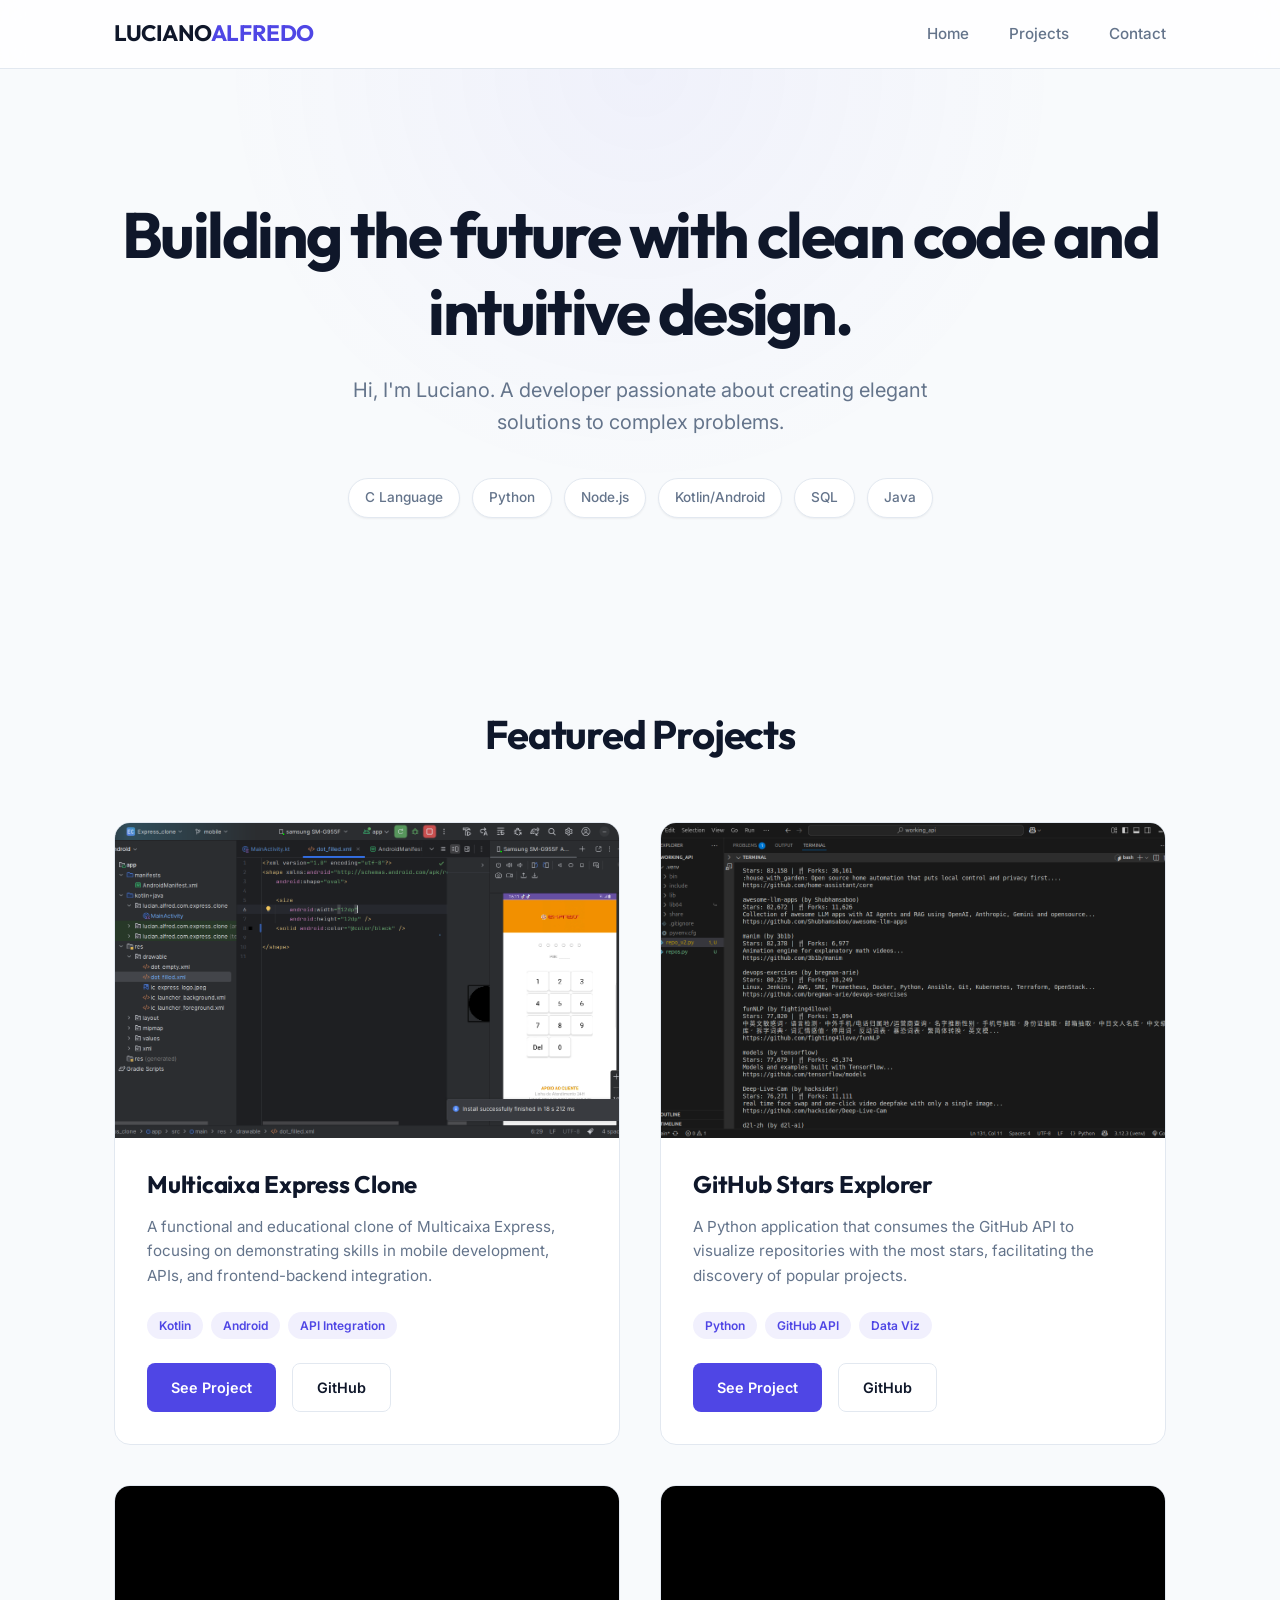
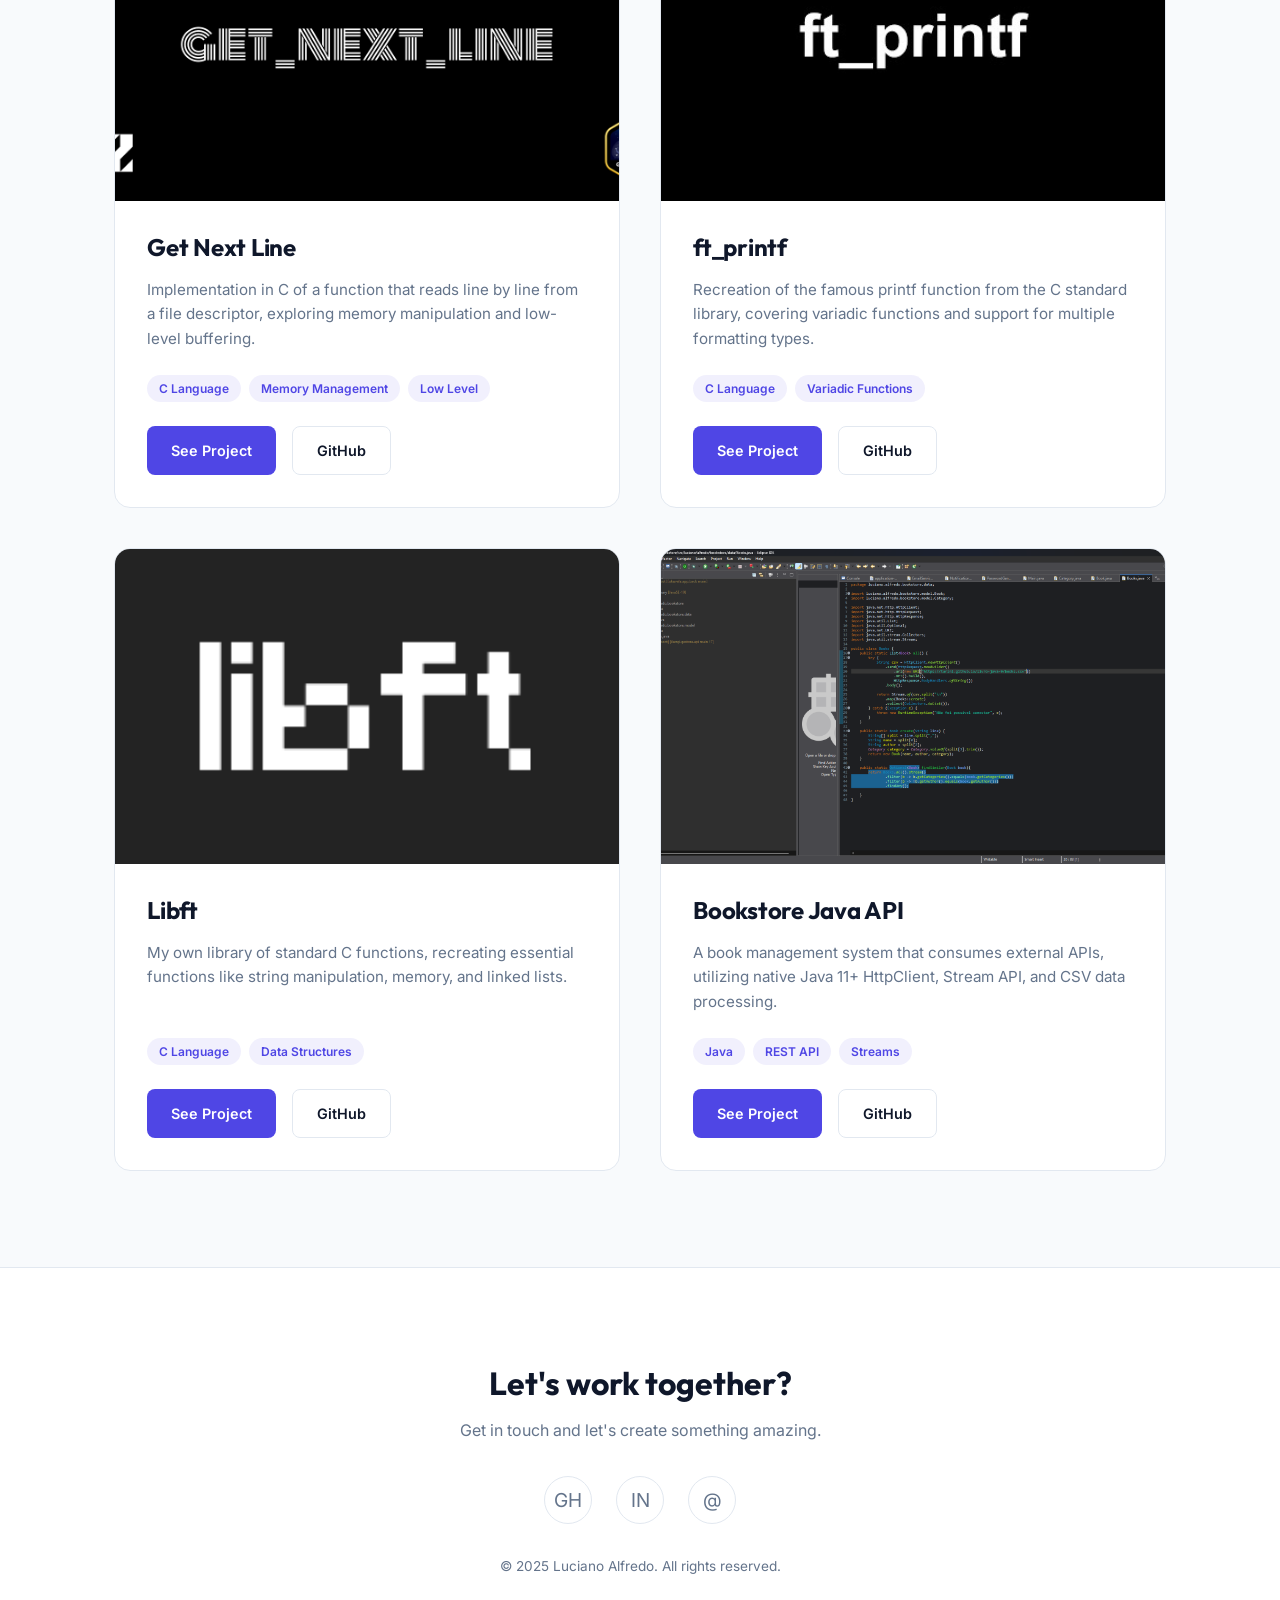
<file: index.html>
<!DOCTYPE html>
<html lang="en">

<head>
    <meta charset="UTF-8">
    <meta name="viewport" content="width=device-width, initial-scale=1.0">
    <title>Luciano Alfredo | Software Developer</title>
    <link rel="stylesheet" href="style.css">
</head>

<body>
    <header>
        <div class="container">
            <div class="header-content">
                <a href="#home" class="logo">LUCIANO<span>ALFREDO</span></a>
                <nav>
                    <a href="#home">Home</a>
                    <a href="#projects">Projects</a>
                    <a href="#contact">Contact</a>
                </nav>
            </div>
        </div>
    </header>

    <section class="hero" id="home">
        <div class="container">
            <h2>Building the future with <span>clean code</span> and intuitive design.</h2>
            <p>Hi, I'm Luciano. A developer passionate about creating elegant solutions to complex problems.</p>
            <div class="tech-stack">
                <span class="tech-badge">C Language</span>
                <span class="tech-badge">Python</span>
                <span class="tech-badge">Node.js</span>
                <span class="tech-badge">Kotlin/Android</span>
                <span class="tech-badge">SQL</span>
                <span class="tech-badge">Java</span>
            </div>
        </div>
    </section>

    <section class="projects" id="projects">
        <div class="container">
            <h2 class="section-title">Featured Projects</h2>
            <div class="projects-grid">

                <div class="project-card">
                    <div class="project-image">
                        <img class="project-image-fig" src="img/express_app_clone.png" alt="Multicaixa Express Clone" />
                    </div>
                    <div class="project-content">
                        <h3>Multicaixa Express Clone</h3>
                        <p>
                            A functional and educational clone of Multicaixa Express, focusing on demonstrating skills in mobile development, APIs, and frontend-backend integration.
                        </p>
                        <div class="project-tags">
                            <span class="tag">Kotlin</span>
                            <span class="tag">Android</span>
                            <span class="tag">API Integration</span>
                        </div>
                        <div class="project-links">
                            <a href="https://github.com/lucianalfred/Multicaixa_Express_clone" class="btn btn-primary">See Project</a>
                            <a href="https://github.com/lucianalfred/Multicaixa_Express_clone" class="btn btn-secondary">GitHub</a>
                        </div>
                    </div>
                </div>

                <div class="project-card">
                    <div class="project-image">
                        <img class="project-image-fig" src="img/githubstarexplorer.png" alt="GitHub Stars Explorer" />
                    </div>
                    <div class="project-content">
                        <h3>GitHub Stars Explorer</h3>
                        <p>
                            A Python application that consumes the GitHub API to visualize repositories with the most stars, facilitating the discovery of popular projects.
                        </p>
                        <div class="project-tags">
                            <span class="tag">Python</span>
                            <span class="tag">GitHub API</span>
                            <span class="tag">Data Viz</span>
                        </div>
                        <div class="project-links">
                            <a href="https://github.com/lucianalfred/github-stars-explorer" class="btn btn-primary">See Project</a>
                            <a href="https://github.com/lucianalfred/github-stars-explorer" class="btn btn-secondary">GitHub</a>
                        </div>
                    </div>
                </div>

                <div class="project-card">
                    <div class="project-image">
                        <img class="project-image-fig" src="img/gnl.png" alt="Get Next Line" />
                    </div>
                    <div class="project-content">
                        <h3>Get Next Line</h3>
                        <p>
                            Implementation in C of a function that reads line by line from a file descriptor, exploring memory manipulation and low-level buffering.
                        </p>
                        <div class="project-tags">
                            <span class="tag">C Language</span>
                            <span class="tag">Memory Management</span>
                            <span class="tag">Low Level</span>
                        </div>
                        <div class="project-links">
                            <a href="https://github.com/lucianalfred/42Cursus_gnl" class="btn btn-primary">See Project</a>
                            <a href="https://github.com/lucianalfred/42Cursus_gnl" class="btn btn-secondary">GitHub</a>
                        </div>
                    </div>
                </div>

                <div class="project-card">
                    <div class="project-image">
                        <img class="project-image-fig" src="img/ft_printf.jpg" alt="ft_printf" />
                    </div>
                    <div class="project-content">
                        <h3>ft_printf</h3>
                        <p>
                            Recreation of the famous printf function from the C standard library, covering variadic functions and support for multiple formatting types.
                        </p>
                        <div class="project-tags">
                            <span class="tag">C Language</span>
                            <span class="tag">Variadic Functions</span>
                        </div>
                        <div class="project-links">
                            <a href="https://github.com/lucianalfred/42Cursus_printf" class="btn btn-primary">See Project</a>
                            <a href="https://github.com/lucianalfred/42Cursus_printf" class="btn btn-secondary">GitHub</a>
                        </div>
                    </div>
                </div>

                <div class="project-card">
                    <div class="project-image">
                        <img class="project-image-fig" src="img/libft.png" alt="Libft" />
                    </div>
                    <div class="project-content">
                        <h3>Libft</h3>
                        <p>
                            My own library of standard C functions, recreating essential functions like string manipulation, memory, and linked lists.
                        </p>
                        <div class="project-tags">
                            <span class="tag">C Language</span>
                            <span class="tag">Data Structures</span>
                        </div>
                        <div class="project-links">
                            <a href="https://github.com/lucianalfred/42Cursus_Libft" class="btn btn-primary">See Project</a>
                            <a href="https://github.com/lucianalfred/42Cursus_Libft" class="btn btn-secondary">GitHub</a>
                        </div>
                    </div>
                </div>

                <div class="project-card">
                    <div class="project-image">
                        <img class="project-image-fig" src="img/bookstore.png" alt="Bookstore API" />
                    </div>
                    <div class="project-content">
                        <h3>Bookstore Java API</h3>
                        <p>
                            A book management system that consumes external APIs, utilizing native Java 11+ HttpClient, Stream API, and CSV data processing.
                        </p>
                        <div class="project-tags">
                            <span class="tag">Java</span>
                            <span class="tag">REST API</span>
                            <span class="tag">Streams</span>
                        </div>
                        <div class="project-links">
                            <a href="https://github.com/lucianalfred/bookstore" class="btn btn-primary">See Project</a>
                            <a href="https://github.com/lucianalfred/bookstore" class="btn btn-secondary">GitHub</a>
                        </div>
                    </div>
                </div>

            </div>
        </div>
    </section>

    <footer id="contact">
        <div class="container">
            <h3>Let's work together?</h3>
            <p style="color: var(--clr-text-muted); margin-top: 0.5rem;">Get in touch and let's create something amazing.</p>
            <div class="social-links">
                <a href="https://github.com/lucianalfred/" title="GitHub">GH</a>
                <a href="https://www.linkedin.com/in/lucian-alfred-7babbb216/" title="LinkedIn">IN</a>
                <a href="mailto:luciano@example.com" title="Email">@</a>
            </div>
            <p style="margin-top: 2rem; color: var(--clr-text-muted); font-size: 0.85rem;">&copy; 2025 Luciano Alfredo. All rights reserved.</p>
        </div>
    </footer>
</body>

</html>
</file>
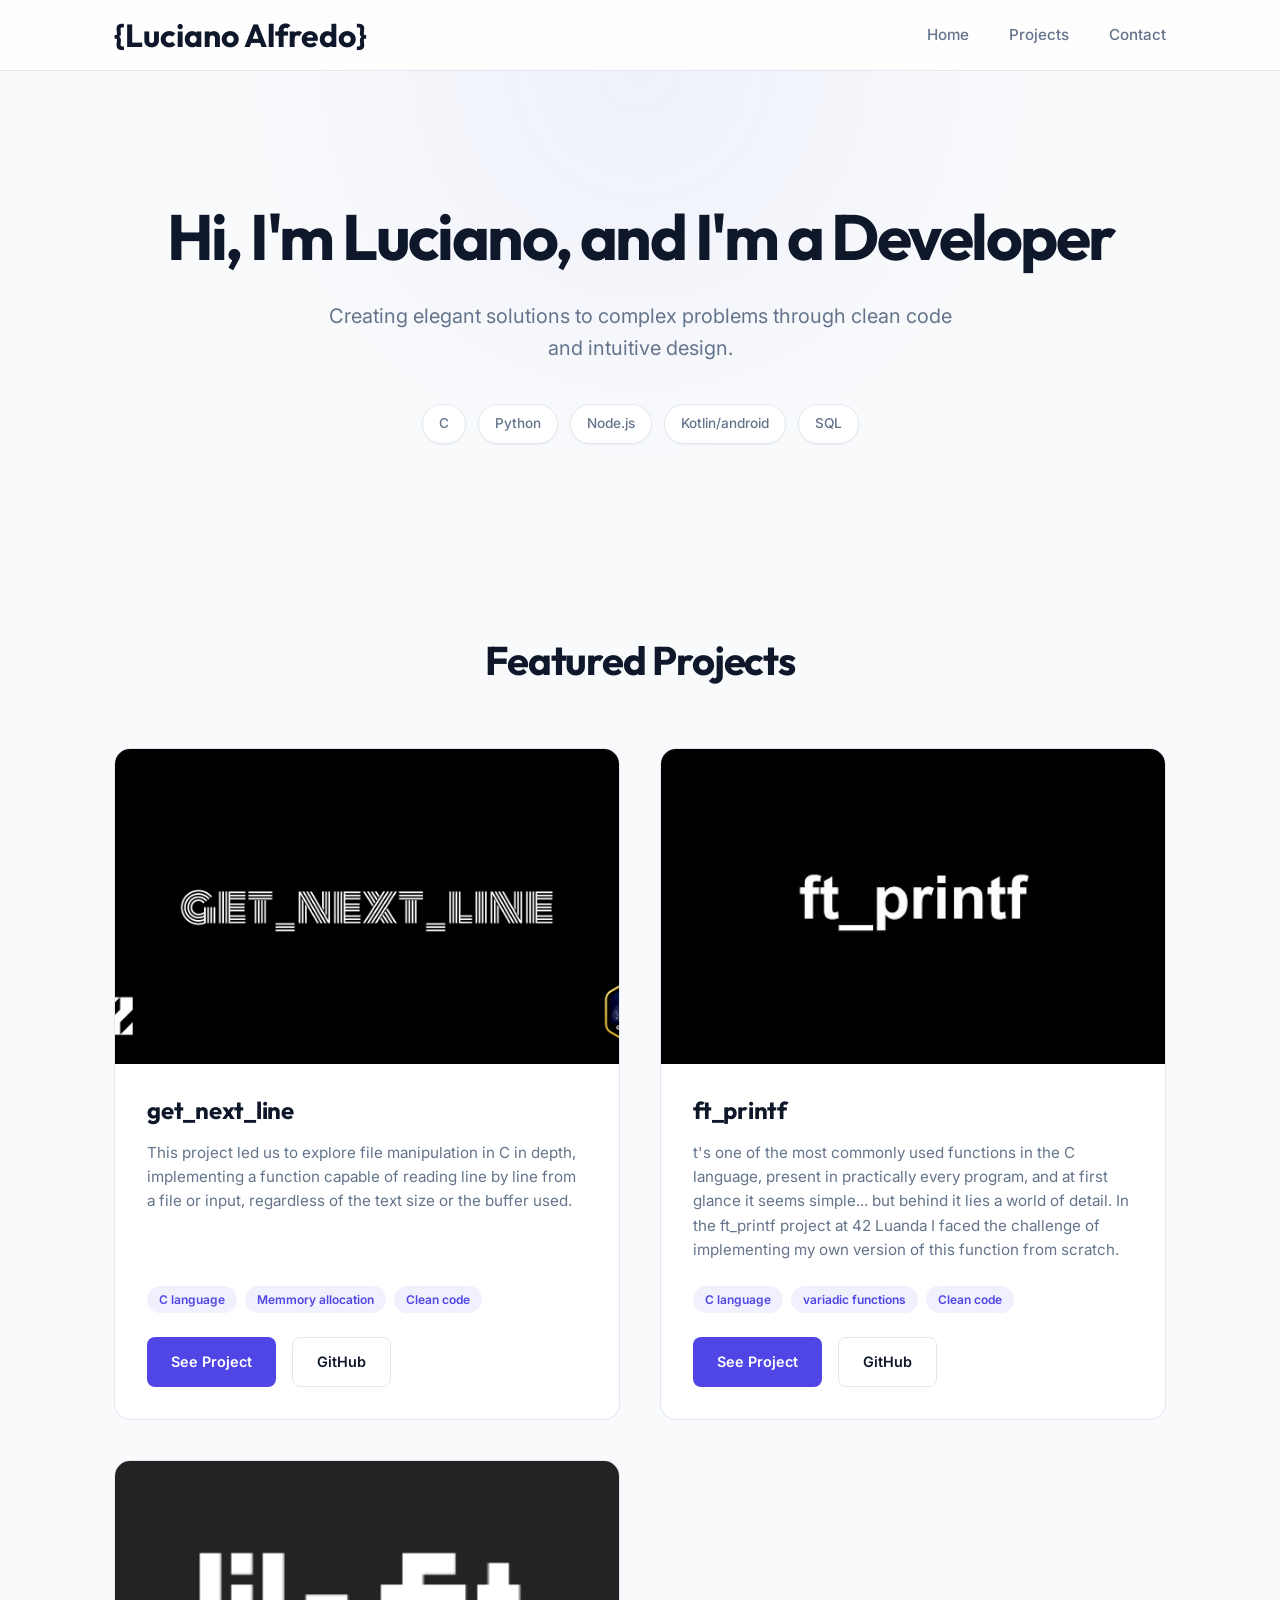
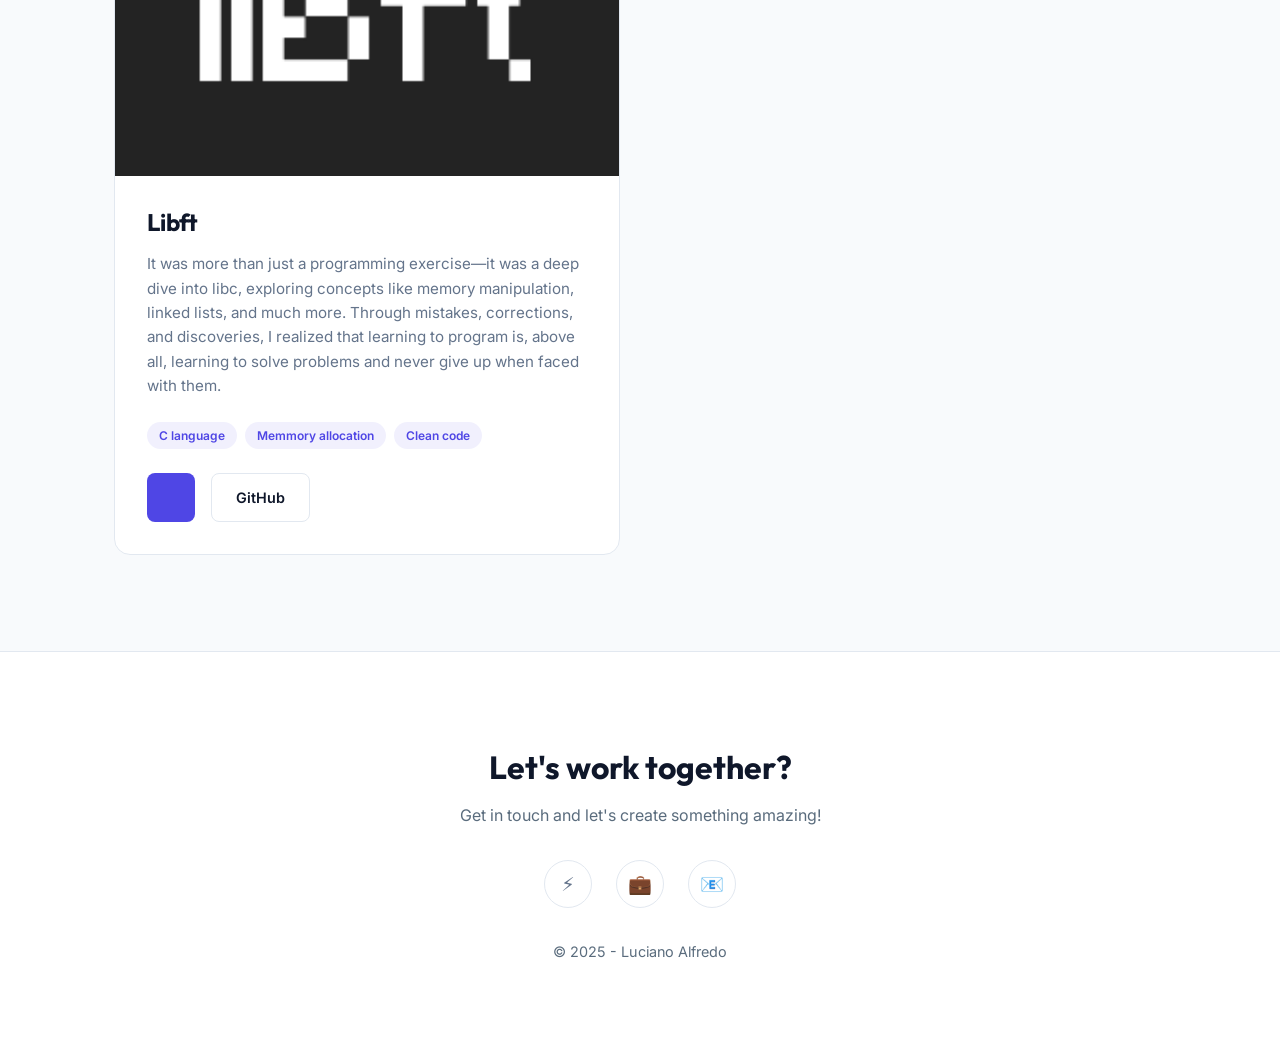
<file: portfolio-dev.html>
<!DOCTYPE html>
<html lang="pt">

<head>
    <meta charset="UTF-8">
    <meta name="viewport" content="width=device-width, initial-scale=1.0">
    <title>Portfólio - Desenvolvedor</title>
    <link rel="stylesheet" href="style.css">
</head>

<body>
    <header>
        <div class="container">
            <div class="header-content">
                <h1>{Luciano Alfredo}</h1>
                <nav>
                    <a href="#home">Home</a>
                    <a href="#projects">Projects</a>
                    <a href="#contact">Contact</a>
                </nav>
            </div>
        </div>
    </header>

    <section class="hero" id="home">
        <div class="container">
            <h2>Hi, I'm Luciano, and I'm a Developer</h2>
            <p>Creating elegant solutions to complex problems through clean code and intuitive design.</p>
            <div class="tech-stack">
                <span class="tech-badge">C</span>
                <span class="tech-badge">Python</span>
                <span class="tech-badge">Node.js</span>
                <span class="tech-badge">Kotlin/android</span>
                <span class="tech-badge">SQL</span>
            </div>
        </div>
    </section>

    <section class="projects" id="projects">
        <div class="container">
            <h2 class="section-title">Featured Projects</h2>
            <div class="projects-grid">


                <div class="project-card">
                    <div class="project-image">
                        <img class="project-image-fig" src="img/gnl.png" />
                    </div>
                    <div class="project-content">
                        <h3>get_next_line</h3>
                        <p>
                            This project led us to explore file manipulation in C in depth, implementing a function
                            capable of reading line by line from a file or input, regardless of the text size or the
                            buffer used.

                        </p>
                        <div class="project-tags">
                            <span class="tag">C language</span>
                            <span class="tag">Memmory allocation</span>
                            <span class="tag">Clean code</span>
                        </div>
                        <div class="project-links">
                            <a href="https://www.linkedin.com/posts/lucian-alfred-7babbb216_a-month-ago-i-completed-another-challenge-activity-7373188826594258944-BQIW?utm_source=social_share_send&utm_medium=member_desktop_web&rcm=ACoAADajrb4BFE1Crwm5VKE0H5_5RopOxGuhjFc"
                                class="btn btn-primary">See Project</a>
                            <a href="https://github.com/lucianalfred/42Cursus_gnl" class="btn btn-secondary">GitHub</a>
                        </div>
                    </div>
                </div>

                <div class="project-card">
                    <div class="project-image">
                        <img class="project-image-fig" src="img/ft_printf.jpg" />
                    </div>
                    <div class="project-content">
                        <h3>ft_printf</h3>
                        <p>
                            t's one of the most commonly used functions in the C language, present in practically every
                            program, and at first glance it seems simple... but behind it lies a world of detail.

                            In the ft_printf project at 42 Luanda I faced the challenge of implementing my own version
                            of this function from scratch.
                        </p>
                        <div class="project-tags">
                            <span class="tag">C language</span>
                            <span class="tag">variadic functions</span>
                            <span class="tag">Clean code</span>
                        </div>
                        <div class="project-links">
                            <a href="https://www.linkedin.com/posts/lucian-alfred-7babbb216_have-you-ever-imagined-recreating-the-printf-activity-7374275980384681984-Hu2j?utm_source=share&utm_medium=member_desktop&rcm=ACoAADajrb4BFE1Crwm5VKE0H5_5RopOxGuhjFc"
                                class="btn btn-primary">See Project</a>
                            <a href="https://github.com/lucianalfred/42Cursus_printf"
                                class="btn btn-secondary">GitHub</a>
                        </div>
                    </div>
                </div>

                <div class="project-card">
                    <div class="project-image">
                        <img class="project-image-fig" src="img/libft.png" />
                    </div>
                    <div class="project-content">
                        <h3>Libft</h3>
                        <p>
                            It was more than just a programming exercise—it was a deep dive into libc, exploring
                            concepts like memory manipulation, linked lists, and much more.

                            Through mistakes, corrections, and discoveries, I realized that learning to program is,
                            above all, learning to solve problems and never give up when faced with them.

                        </p>
                        <div class="project-tags">
                            <span class="tag">C language</span>
                            <span class="tag">Memmory allocation</span>
                            <span class="tag">Clean code</span>
                        </div>
                        <div class="project-links">
                            <a href="https://www.linkedin.com/posts/lucian-alfred-7babbb216_a-little-while-ago-i-reached-an-important-activity-7361163309590507520-I-mE?utm_source=share&utm_medium=member_desktop&rcm=ACoAADajrb4BFE1Crwm5VKE0H5_5RopOxGuhjFc"
                                class="btn btn-primary"></a>
                            <a href="https://github.com/lucianalfred/42Cursus_Libft" class="btn btn-secondary">GitHub</a>
                        </div>
                    </div>
                </div>


            </div>
        </div>
    </section>

    <footer id="contact">
        <div class="container">
            <h3>Let's work together?</h3>
            <p style="color: #5a6c7d; margin-top: 0.5rem;">Get in touch and let's create something amazing!</p>
            <div class="social-links">
                <a href="https://github.com/lucianalfred/" title="GitHub">⚡</a>
                <a href="https://www.linkedin.com/in/lucian-alfred-7babbb216/" title="LinkedIn">💼</a>
                <a href="#" title="Email">📧</a>
            </div>
            <p style="margin-top: 2rem; color: #5a6c7d; font-size: 0.9rem;">© 2025 - Luciano Alfredo</p>
        </div>
    </footer>
</body>

</html>
</file>
<file: style.css>
@import url('https://fonts.googleapis.com/css2?family=Inter:wght@400;500;600&family=Outfit:wght@600;700;800&display=swap');

:root {
    /* Color Palette - Professional Slate & Indigo */
    --clr-bg: #f8fafc;
    --clr-surface: #ffffff;
    --clr-primary: #4f46e5;
    --clr-primary-hover: #4338ca;
    --clr-text-main: #0f172a;
    --clr-text-muted: #64748b;
    --clr-border: #e2e8f0;
    --clr-accent: #818cf8;

    /* Spacing & Sizing */
    --container-width: 1100px;
    --section-padding: 6rem 1rem;
    --radius-sm: 8px;
    --radius-md: 16px;
    --radius-lg: 24px;

    /* Transitions */
    --transition-fast: 0.2s cubic-bezier(0.4, 0, 0.2, 1);
    --transition-smooth: 0.4s cubic-bezier(0.4, 0, 0.2, 1);
}

/* Base Styles */
* {
    margin: 0;
    padding: 0;
    box-sizing: border-box;
}

html {
    scroll-behavior: smooth;
}

body {
    font-family: 'Inter', system-ui, -apple-system, sans-serif;
    background-color: var(--clr-bg);
    color: var(--clr-text-main);
    line-height: 1.6;
    -webkit-font-smoothing: antialiased;
}

h1, h2, h3, h4 {
    font-family: 'Outfit', sans-serif;
    font-weight: 700;
    line-height: 1.2;
}

.container {
    max-width: var(--container-width);
    margin: 0 auto;
    padding: 0 1.5rem;
}

/* Header & Nav */
header {
    background: rgba(255, 255, 255, 0.8);
    backdrop-filter: blur(12px);
    -webkit-backdrop-filter: blur(12px);
    border-bottom: 1px solid var(--clr-border);
    position: sticky;
    top: 0;
    z-index: 1000;
    padding: 1rem 0;
}

.header-content {
    display: flex;
    justify-content: space-between;
    align-items: center;
}

.logo {
    font-size: 1.4rem;
    color: var(--clr-text-main);
    text-decoration: none;
    letter-spacing: -0.02em;
    font-weight: 700;
    font-family: 'Outfit', sans-serif;
}

.logo span {
    color: var(--clr-primary);
}

nav {
    display: flex;
    gap: 2.5rem;
}

nav a {
    text-decoration: none;
    color: var(--clr-text-muted);
    font-weight: 500;
    font-size: 0.95rem;
    transition: var(--transition-fast);
}

nav a:hover {
    color: var(--clr-primary);
}

/* Hero Section */
.hero {
    padding: 8rem 0 6rem;
    text-align: center;
    background: radial-gradient(circle at top, rgba(79, 70, 229, 0.05) 0%, transparent 50%);
}

.hero h2 {
    font-size: clamp(2.5rem, 8vw, 4rem);
    letter-spacing: -0.04em;
    margin-bottom: 1.5rem;
    color: var(--clr-text-main);
}

.hero p {
    font-size: 1.25rem;
    color: var(--clr-text-muted);
    max-width: 650px;
    margin: 0 auto 2.5rem;
}

.tech-stack {
    display: flex;
    gap: 0.75rem;
    justify-content: center;
    flex-wrap: wrap;
}

.tech-badge {
    background: var(--clr-surface);
    padding: 0.5rem 1rem;
    border-radius: 99px;
    font-size: 0.85rem;
    font-weight: 500;
    color: var(--clr-text-muted);
    border: 1px solid var(--clr-border);
    box-shadow: 0 1px 2px rgba(0,0,0,0.05);
    transition: var(--transition-fast);
}

.tech-badge:hover {
    border-color: var(--clr-primary);
    color: var(--clr-primary);
    transform: translateY(-2px);
}

/* Projects Section */
.projects {
    padding: var(--section-padding);
}

.section-title {
    text-align: center;
    font-size: 2.5rem;
    margin-bottom: 4rem;
    letter-spacing: -0.03em;
}

.projects-grid {
    display: grid;
    grid-template-columns: repeat(auto-fit, minmax(340px, 1fr));
    gap: 2.5rem;
}

.project-card {
    background: var(--clr-surface);
    border-radius: var(--radius-md);
    overflow: hidden;
    border: 1px solid var(--clr-border);
    transition: var(--transition-smooth);
    display: flex;
    flex-direction: column;
}

.project-card:hover {
    transform: translateY(-10px);
    box-shadow: 0 20px 40px rgba(0,0,0,0.08);
    border-color: var(--clr-accent);
}

.project-image {
    width: 100%;
    aspect-ratio: 16/10;
    overflow: hidden;
    background: #f1f5f9;
}

.project-image-fig {
    width: 100%;
    height: 100%;
    object-fit: cover;
    transition: var(--transition-smooth);
}

.project-card:hover .project-image-fig {
    transform: scale(1.1);
}

.project-content {
    padding: 2rem;
    flex-grow: 1;
    display: flex;
    flex-direction: column;
}

.project-content h3 {
    font-size: 1.5rem;
    margin-bottom: 1rem;
    letter-spacing: -0.01em;
}

.project-content p {
    color: var(--clr-text-muted);
    font-size: 0.95rem;
    margin-bottom: 1.5rem;
    flex-grow: 1;
}

.project-tags {
    display: flex;
    gap: 0.5rem;
    flex-wrap: wrap;
    margin-bottom: 1.5rem;
}

.tag {
    background: rgba(79, 70, 229, 0.08);
    color: var(--clr-primary);
    padding: 0.25rem 0.75rem;
    border-radius: 99px;
    font-size: 0.75rem;
    font-weight: 600;
}

.project-links {
    display: flex;
    gap: 1rem;
}

.btn {
    padding: 0.75rem 1.5rem;
    border-radius: var(--radius-sm);
    text-decoration: none;
    font-weight: 600;
    font-size: 0.9rem;
    transition: var(--transition-fast);
    display: inline-flex;
    align-items: center;
    justify-content: center;
}

.btn-primary {
    background: var(--clr-primary);
    color: white;
}

.btn-primary:hover {
    background: var(--clr-primary-hover);
}

.btn-secondary {
    background: transparent;
    color: var(--clr-text-main);
    border: 1px solid var(--clr-border);
}

.btn-secondary:hover {
    background: var(--clr-bg);
    border-color: var(--clr-text-main);
}

/* Footer */
footer {
    padding: var(--section-padding);
    background: var(--clr-surface);
    border-top: 1px solid var(--clr-border);
    text-align: center;
}

footer h3 {
    font-size: 2rem;
    margin-bottom: 1rem;
}

.social-links {
    display: flex;
    gap: 1.5rem;
    justify-content: center;
    margin: 2rem 0;
}

.social-links a {
    width: 48px;
    height: 48px;
    display: flex;
    align-items: center;
    justify-content: center;
    border: 1px solid var(--clr-border);
    border-radius: 50%;
    color: var(--clr-text-muted);
    text-decoration: none;
    font-size: 1.2rem;
    transition: var(--transition-fast);
}

.social-links a:hover {
    background: var(--clr-primary);
    color: white;
    border-color: var(--clr-primary);
}

/* Responsive */
@media (max-width: 768px) {
    .header-content {
        flex-direction: column;
        gap: 1.5rem;
    }
    
    nav {
        gap: 1.5rem;
    }

    .hero {
        padding: 5rem 0;
    }

    .projects-grid {
        grid-template-columns: 1fr;
    }
}

/* Entrance Animations */
@keyframes fadeInUp {
    from {
        opacity: 0;
        transform: translateY(20px);
    }
    to {
        opacity: 1;
        transform: translateY(0);
    }
}

.hero, .project-card, .section-title {
    opacity: 0;
    animation: fadeInUp 0.8s ease-out forwards;
}

.hero { animation-delay: 0.2s; }
.section-title { animation-delay: 0.4s; }
.project-card:nth-child(1) { animation-delay: 0.6s; }
.project-card:nth-child(2) { animation-delay: 0.7s; }
.project-card:nth-child(3) { animation-delay: 0.8s; }
.project-card:nth-child(4) { animation-delay: 0.9s; }
</file>
